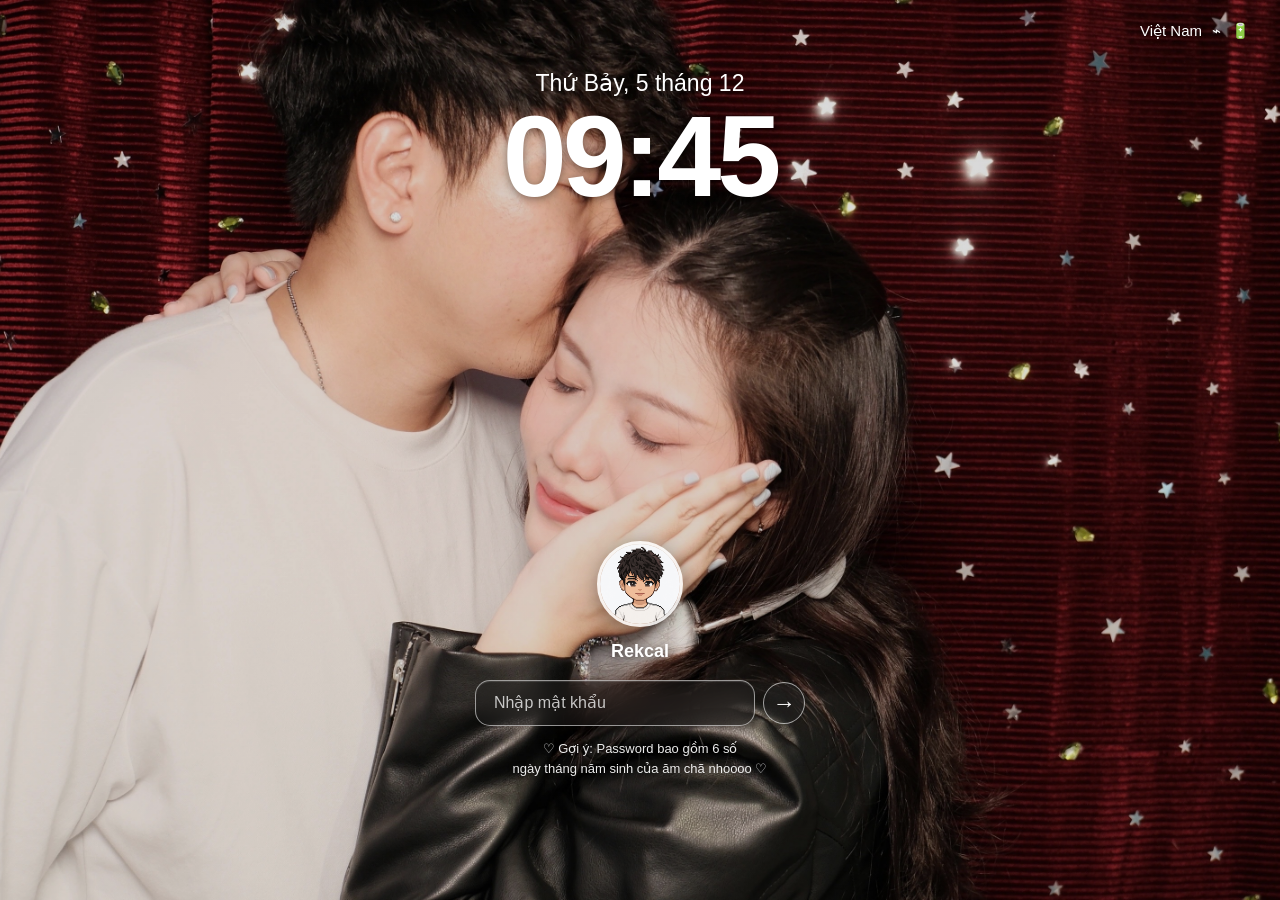
<file: index.html>
<!DOCTYPE html>
<html lang="vi">
<head>
    <meta charset="UTF-8">
    <meta name="viewport" content="width=device-width, initial-scale=1.0">
    <title>HPBD My Love ♡</title>

    <link rel="stylesheet" href="style.css">
</head>

<body>

    <main class="lock-screen">

        <!-- Góc phải trên -->
        <div class="status-bar">
            <span>Việt Nam</span>
            <span>⌁</span>
            <span>🔋</span>
        </div>

        <!-- Ngày và giờ -->
        <section class="datetime">
            <div id="date"></div>
            <div id="time"></div>
        </section>


        <!-- Khu vực đăng nhập -->
        <section class="login-box">

            <!-- Ảnh avatar của anh ấy -->
            <img
                src="avatar.png"
                alt="Avatar"
                class="avatar"
            >

            <!-- Tên -->
            <div class="name">
                Rekcal
            </div>

            <!-- Password -->
            <div class="password-wrapper">

                <input
                    type="password"
                    id="password"
                    placeholder="Nhập mật khẩu"
                    maxlength="6"
                    inputmode="numeric"
                >

                <button id="login-button">
                    →
                </button>

            </div>

            <!-- Gợi ý -->
            <div class="hint">
                ♡ Gợi ý: Password bao gồm 6 số<br>
                ngày tháng năm sinh của ăm chã nhoooo ♡
            </div>

            <!-- Thông báo -->
            <div id="message"></div>

        </section>

    </main>

    <script src="script.js"></script>

</body>
</html>
</file>
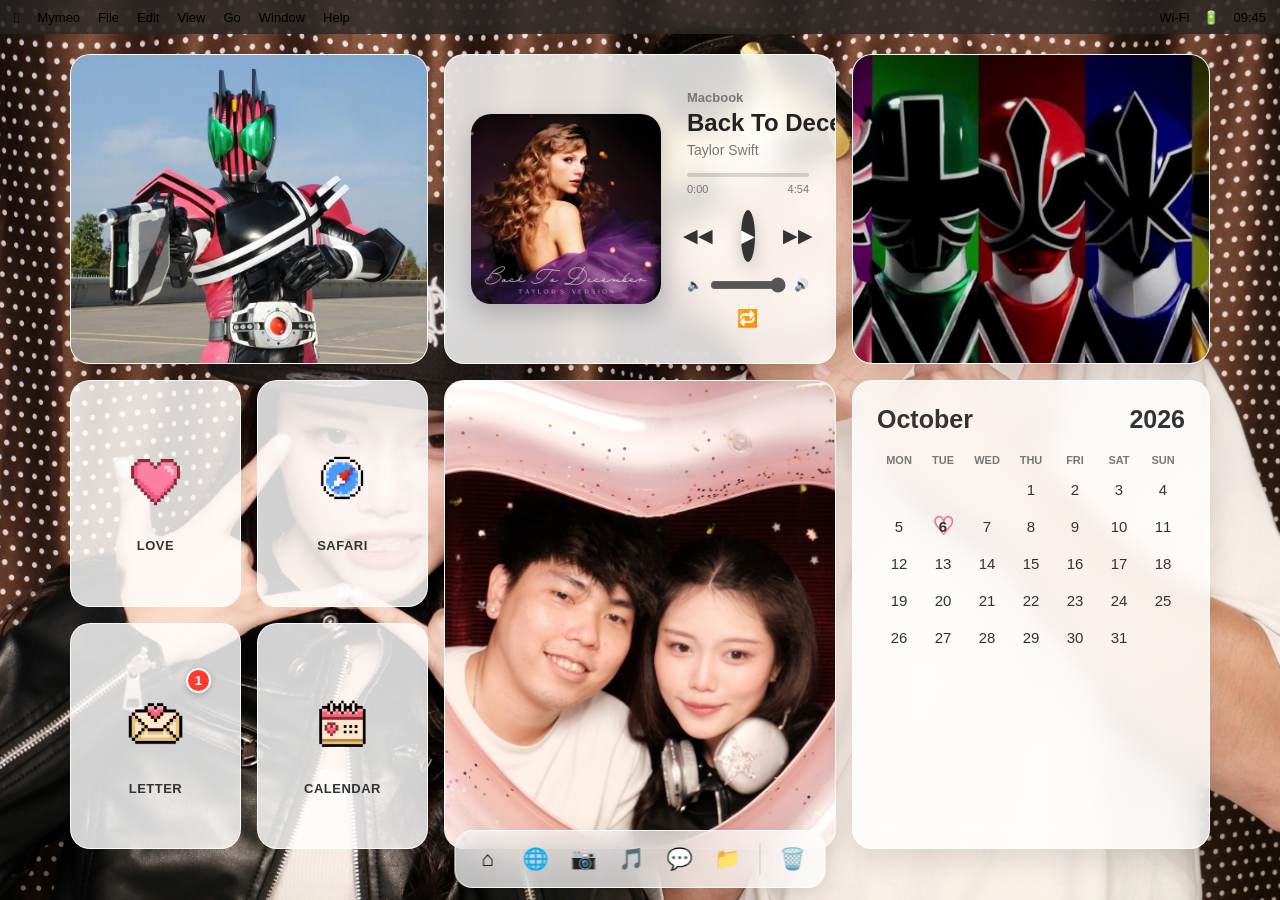
<file: page2.html>
<!DOCTYPE html>
<html lang="vi">

<head>
    <meta charset="UTF-8">
    <meta name="viewport" content="width=device-width, initial-scale=1.0">

    <title>For Rekcal ♡</title>

    <link rel="stylesheet" href="page2.css">
</head>


<body>

    <main class="desktop">


        <!-- =========================
             MAC MENU BAR
        ========================== -->

        <div class="menu-bar">

            <div class="menu-left">

                <span class="apple"></span>

                <span>Mymeo</span>

                <span>File</span>

                <span>Edit</span>

                <span>View</span>

                <span>Go</span>

                <span>Window</span>

                <span>Help</span>

            </div>


            <div class="menu-right">

                <span>Wi-Fi</span>

                <span>🔋</span>

                <span id="menu-time">00:00</span>

            </div>

        </div>



        <!-- =========================
             DESKTOP CONTENT
        ========================== -->

        <section class="desktop-grid">


            <!-- =========================
                 HÌNH 1
            ========================== -->

            <div class="card photo-card photo-1">

                <img
                    src="photo1.jpg"
                    alt="Ảnh của hai đứa"
                >

            </div>



            <!-- =========================
                 MUSIC PLAYER
            ========================== -->

            <div class="card music-player">

                <div class="album-area">

                    <img
                        src="album.jpg"
                        alt="Album"
                        class="album-cover"
                    >

                </div>


                <div class="music-info">

                    <div class="music-top">

                        <div>

                            <div class="music-device">
                                Macbook
                            </div>

                            <div class="song-name">
                                Back To December
                            </div>

                            <div class="artist-name">
                                Taylor Swift
                            </div>

                        </div>


                        <button
                            class="favorite-button"
                            id="favorite-button"
                            type="button"
                        >
                            ♡
                        </button>

                    </div>



                    <!-- PROGRESS -->

                    <div class="music-progress">

                        <div class="progress-bar">

                            <div
                                class="progress"
                                id="music-progress"
                            ></div>

                        </div>


                        <div class="time-row">

                            <span id="current-time">
                                0:00
                            </span>

                            <span id="duration">
                                0:00
                            </span>

                        </div>

                    </div>



                    <!-- CONTROLS -->

                    <div class="music-controls">

                        <button
                            id="backward"
                            type="button"
                        >
                            ◀◀
                        </button>


                        <button
                            class="play-button"
                            id="play-button"
                            type="button"
                        >
                            ▶
                        </button>


                        <button
                            id="forward"
                            type="button"
                        >
                            ▶▶
                        </button>

                    </div>



                    <!-- VOLUME -->

                    <div class="volume-area">

                        <span class="volume-icon">
                            🔈
                        </span>


                        <input
                            type="range"
                            id="volume"
                            min="0"
                            max="1"
                            step="0.01"
                            value="1"
                        >


                        <span class="volume-icon">
                            🔊
                        </span>

                    </div>



                    <!-- REPEAT -->

                    <div class="repeat-area">

                        <button
                            id="repeat-button"
                            class="repeat-button active"
                            type="button"
                        >
                            🔁
                        </button>

                    </div>

                </div>



                <!-- AUDIO -->

                <audio id="audio">

                    <source
                        src="song.mp3"
                        type="audio/mpeg"
                    >

                </audio>

            </div>



            <!-- =========================
                 HÌNH 2
            ========================== -->

            <div class="card photo-card photo-2">

                <img
                    src="photo2.jpg"
                    alt="Ảnh của hai đứa"
                >

            </div>



            <!-- =========================
                 4 APPS
            ========================== -->

            <div class="apps-area">


                <!-- APP 1 — LOVE -->

                <div class="app-item">

                    <div class="app-icon-wrapper">

                        <img
                            src="heart.jpg"
                            class="app-icon"
                            alt="Love"
                        >

                    </div>


                    <div class="app-name">
                        LOVE
                    </div>

                </div>



                <!-- APP 2 — SAFARI -->

                <div class="app-item">

                    <div class="app-icon-wrapper">

                        <img
                            src="safari.jpg"
                            class="app-icon"
                            alt="Safari"
                        >

                    </div>


                    <div class="app-name">
                        SAFARI
                    </div>

                </div>



                <!-- APP 3 — LETTER -->

                <div class="app-item letter-app">

                    <div class="app-icon-wrapper">

                        <img
                            src="letter.jpg"
                            class="app-icon"
                            alt="Letter"
                        >

                        <span class="notification-badge">
                            1
                        </span>

                    </div>


                    <div class="app-name">
                        LETTER
                    </div>

                </div>



                <!-- APP 4 — CALENDAR -->

                <div class="app-item">

                    <div class="app-icon-wrapper">

                        <img
                            src="calendar.jpg"
                            class="app-icon"
                            alt="Calendar"
                        >

                    </div>


                    <div class="app-name">
                        CALENDAR
                    </div>

                </div>


            </div>



            <!-- =========================
                 HÌNH 3
            ========================== -->

            <div class="card photo-card photo-3">

                <img
                    src="photo3.jpg"
                    alt="Ảnh của hai đứa"
                >

            </div>



            <!-- =========================
                 CALENDAR
            ========================== -->

            <div class="card calendar">

                <div class="calendar-header">

                    <span>
                        October
                    </span>

                    <span>
                        2026
                    </span>

                </div>


                <div class="calendar-weekdays">

                    <span>MON</span>
                    <span>TUE</span>
                    <span>WED</span>
                    <span>THU</span>
                    <span>FRI</span>
                    <span>SAT</span>
                    <span>SUN</span>

                </div>


                <div class="calendar-days">

                    <span></span>
                    <span></span>
                    <span></span>

                    <span>1</span>
                    <span>2</span>
                    <span>3</span>
                    <span>4</span>

                    <span>5</span>
                    <span class="heart-day">6</span>
                    <span>7</span>
                    <span>8</span>
                    <span>9</span>
                    <span>10</span>
                    <span>11</span>

                    <span>12</span>
                    <span>13</span>
                    <span>14</span>
                    <span>15</span>
                    <span>16</span>
                    <span>17</span>
                    <span>18</span>

                    <span>19</span>
                    <span>20</span>
                    <span>21</span>
                    <span>22</span>
                    <span>23</span>
                    <span>24</span>
                    <span>25</span>

                    <span>26</span>
                    <span>27</span>
                    <span>28</span>
                    <span>29</span>
                    <span>30</span>
                    <span>31</span>

                </div>

            </div>


        </section>



        <!-- =========================
             MAC DOCK
        ========================== -->

        <div class="dock">

            <div class="dock-item">
                ⌂
            </div>

            <div class="dock-item">
                🌐
            </div>

            <div class="dock-item">
                📷
            </div>

            <div class="dock-item">
                🎵
            </div>

            <div class="dock-item">
                💬
            </div>

            <div class="dock-item">
                📁
            </div>

            <div class="dock-line"></div>

            <div class="dock-item">
                🗑️
            </div>

        </div>


    </main>



    <!-- =====================================================
         APP BACKGROUND OVERLAY
    ====================================================== -->

    <div
        class="app-overlay"
        id="app-overlay"
    ></div>



    <!-- =====================================================
         APP WINDOWS
    ====================================================== -->


    <!-- =========================
         MEMORIES WINDOW
    ========================== -->

    <div
        class="app-window"
        id="memories-window"
    >

        <div class="window-header">

            <div class="window-buttons">

                <span
                    class="window-close"
                    data-window="memories-window"
                ></span>

                <span class="window-minimize"></span>

                <span class="window-maximize"></span>

            </div>


            <div class="window-title">
                Memories
            </div>

        </div>


       <div class="window-content love-content">
  <div class="love-pages">

    <img src="love-01.png" alt="Our Love - Page 1">
    <img src="love-02.png" alt="Our Love - Page 2">
    <img src="love-03.png" alt="Our Love - Page 3">
    <img src="love-04.png" alt="Our Love - Page 4">
    <img src="love-05.png" alt="Our Love - Page 5">
    <img src="love-06.png" alt="Our Love - Page 6">
    <img src="love-07.png" alt="Our Love - Page 7">
    <img src="love-08.png" alt="Our Love - Page 8">
    <img src="love-09.png" alt="Our Love - Page 9">
    <img src="love-10.png" alt="Our Love - Page 10">
    <img src="love-11.png" alt="Our Love - Page 11">
    <img src="love-12.png" alt="Our Love - Page 12">

  </div>
</div>

    </div>



    <!-- =========================
         SAFARI WINDOW
    ========================== -->

    <!-- =====================================================
     SAFARI — LITTLE CAT HOUSE
===================================================== -->

<div class="app-window" id="safari-window">

    <!-- MAC WINDOW HEADER -->
    <div class="window-header">

        <div class="window-buttons">
            <span
                class="window-close"
                data-window="safari-window">
            </span>

            <span class="window-minimize"></span>
            <span class="window-maximize"></span>
        </div>

        <div class="window-title">
            Safari
        </div>

    </div>


    <!-- SAFARI CONTENT -->
    <div class="window-content safari-content">

        <div id="cat-game" class="cat-game">

            <!-- PLAYER STORAGE -->
<section id="player-screen" class="cat-screen">
  <div class="player-storage">
    <div class="cat-pixel-label">✦ LITTLE CAT HOUSE ✦</div>

    <h1>Who are you? ♡</h1>

    <p>Chọn người chơi để tiếp tục.</p>

    <div id="player-list" class="player-list"></div>

    <button id="new-player-button" class="pixel-btn">
      + NEW PLAYER
    </button>
  </div>
</section>

<!-- PLAYER NAME -->
<section id="player-name-screen" class="cat-screen hidden">
  <div class="name-layout">
    <div class="name-preview">
      🐾
    </div>

    <div class="name-card">
      <div class="cat-pixel-label">✦ LITTLE CAT HOUSE ✦</div>

      <h1>Đặt tên Player ♡</h1>

      <p>Tên này dùng để lưu riêng game của bạn.</p>

      <input
        id="player-name-input"
        type="text"
        maxlength="16"
        placeholder="Ví dụ: Rekcal..."
        autocomplete="off"
      >

      <button id="player-name-confirm" class="pixel-btn">
        NEXT → CHOOSE CAT
      </button>
    </div>
  </div>
</section>

            <!-- =================================================
                 1. ADOPT SCREEN
            ================================================== -->

            <section
                id="adopt-screen"
                class="cat-screen"
            >

                <div class="cat-game-top">

                    <div class="cat-pixel-label">
                        ✦ LITTLE CAT HOUSE ✦
                    </div>

                    <h1>
                        Adopt a little baby 🐾
                    </h1>

                    <p>
                        Chọn một bé mèo để bắt đầu cuộc sống cùng nhau.
                    </p>

                </div>


                <!-- DANH SÁCH MÈO -->
                <div class="cat-options">

    <div class="cat-option" data-cat="black" data-src="cat-black.png">
        <img src="cat-black.png" alt="Black cat">
    </div>

    <div class="cat-option" data-cat="calico" data-src="cat-calico.png">
        <img src="cat-calico.png" alt="Calico cat">
    </div>

    <div class="cat-option" data-cat="graywhite" data-src="cat-graywhite.png">
        <img src="cat-graywhite.png" alt="Gray white cat">
    </div>

    <div class="cat-option" data-cat="orange" data-src="cat-orange.png">
        <img src="cat-orange.png" alt="Orange cat">
    </div>

    <div class="cat-option" data-cat="siamese" data-src="cat-siamese.png">
        <img src="cat-siamese.png" alt="Siamese cat">
    </div>

    <div class="cat-option" data-cat="tri" data-src="cat-tri.png">
        <img src="cat-tri.png" alt="Tri color cat">
    </div>

    <div class="cat-option" data-cat="tuxedo" data-src="cat-tuxedo.png">
        <img src="cat-tuxedo.png" alt="Tuxedo cat">
    </div>

    <div class="cat-option" data-cat="white" data-src="cat-white.png">
        <img src="cat-white.png" alt="White cat">
    </div>

</div>


                <!-- NÚT ADOPT -->
<button
    id="adopt-button"
    class="pixel-btn"
>
    ADOPT ♡
</button>

            </section>



            <!-- =================================================
                 2. NAME SCREEN
            ================================================== -->

            <section
                id="naming-screen"
                class="cat-screen hidden"
            >

                <div class="name-layout">


                    <!-- PREVIEW BÉ MÈO -->
                    <div
                        id="name-preview"
                        class="name-preview"
                    ></div>


                    <!-- FORM ĐẶT TÊN -->
                    <div class="name-card">

                        <div class="cat-pixel-label">
                            ✦ ONE LITTLE FAMILY ✦
                        </div>

                        <h1>
                            Đặt tên cho bé ♡
                        </h1>

                        <p>
                            Tên này sẽ được lưu lại cho lần sau.
                        </p>

                        <input
                            id="cat-name-input"
                            type="text"
                            maxlength="16"
                            placeholder="Ví dụ: Mochi..."
                            autocomplete="off"
                        >

                        <button
                            id="name-confirm"
                            class="pixel-btn"
                        >
                            WELCOME HOME ♡
                        </button>

                    </div>

                </div>

            </section>



            <!-- =================================================
                 3. HOME / PET SCREEN
            ================================================== -->

            <section
                id="home-screen"
                class="cat-screen hidden"
            >


                <!-- HEADER -->
                <div class="pet-header">

                    <div>

                        <div class="cat-pixel-label">
                            ✦ LITTLE CAT HOUSE ✦
                        </div>

                        <h1 id="pet-title">
                            My little baby
                        </h1>

                        <p id="pet-message">
                            Hôm nay mình chơi gì với bé nhỉ?
                        </p>

                    </div>


                    <!-- HEART WALLET -->
                    <div class="heart-wallet">
                        ♡
                        <span id="heart-count">0</span>
                    </div>

                </div>



                <!-- =================================================
                     PET ROOM
                ================================================== -->

                <div class="pet-room">

                    <div class="room-decor decor-left">
                        🌿
                        <br>
                        🪴
                    </div>


                    <!-- BÉ MÈO -->
                    <div class="pet-stage">

                        <div
                            id="pet-sprite"
                            class="pet-sprite"
                        ></div>

                        <div
                            id="pet-status"
                            class="pet-status"
                        >
                            😺 HAPPY
                        </div>

                    </div>


                    <div class="room-decor decor-right">
                        🧸
                        <br>
                        🧺
                    </div>

                </div>



                <!-- =================================================
                     ACTIONS
                ================================================== -->

                <div class="action-grid">


                    <!-- CHO ĂN HẠT -->
                    <button
                        class="action-card"
                        data-action="kibble"
                    >

                        <span>🍚</span>

                        <b>
                            Cho ăn hạt
                        </b>

                        <small>
                            +2 ❤️
                        </small>

                    </button>


                    <!-- TẮM -->
                    <button
                        class="action-card"
                        data-action="bath"
                    >

                        <span>🛁</span>

                        <b>
                            Tắm cho mèo
                        </b>

                        <small>
                            +5 ❤️
                        </small>

                    </button>


                    <!-- SÚP THƯỞNG -->
                    <button
                        class="action-card"
                        data-action="soup"
                    >

                        <span>🥣</span>

                        <b>
                            Súp thưởng
                        </b>

                        <small>
                            +3 ❤️
                        </small>

                    </button>


                    <!-- CHƠI -->
                    <button
                        class="action-card"
                        data-action="play"
                    >

                        <span>🧶</span>

                        <b>
                            Chơi cùng bé
                        </b>

                        <small>
                            +4 ❤️
                        </small>

                    </button>


                    <!-- NỰNG -->
                    <button
                        class="action-card"
                        data-action="pet"
                    >

                        <span>🥰</span>

                        <b>
                            Nựng mèo
                        </b>

                        <small>
                            +2 ❤️
                        </small>

                    </button>


                    <!-- NGỦ -->
                    <button
                        class="action-card"
                        data-action="sleep"
                    >

                        <span>💤</span>

                        <b>
                            Cho bé ngủ
                        </b>

                        <small>
                            +3 ❤️
                        </small>

                    </button>

                </div>



                <!-- BOTTOM BUTTONS -->
                <div class="game-bottom">

  <div class="player-tools">
    <button id="switch-player" class="text-btn">
      ♡ PLAYERS
    </button>

    <button id="rename-player" class="text-btn">
      ✏️ RENAME
    </button>
  </div>

  <button id="message-open" class="shop-btn">
    💌 TAROT
</button>

  <button id="reset-pet" class="text-btn">
    Reset current player
  </button>

</div>

            </section>



            <!-- =================================================
     4. MESSAGE CARD SCREEN
================================================== -->

<section
    id="message-screen"
    class="cat-screen hidden"
>

    <div class="pet-header">

        <div>

            <div class="cat-pixel-label">
                ✦ LITTLE MESSAGE ✦
            </div>

            <h1>
                Một thông điệp ngắn dành cho bạn ♡
            </h1>

            <p>
                Cần 100 ❤️ để nhận một thông điệp ngẫu nhiên.
            </p>

        </div>

        <div class="heart-wallet">
            ♡
            <span id="message-heart-count">
                0
            </span>
        </div>

    </div>


    <!-- 25 LÁ BÀI -->

    <div
        id="message-grid"
        class="message-grid"
    ></div>


    <button
        id="message-back"
        class="pixel-btn secondary"
    >
        ← VỀ NHÀ
    </button>

</section>


            
            <!-- =================================================
                 5. MINI GAME MODAL
            ================================================== -->

            <div
                id="mini-modal"
                class="mini-modal hidden"
            >

                <div class="mini-card">


                    <!-- CLOSE -->
                    <button
                        id="mini-close"
                        class="mini-close"
                    >
                        ×
                    </button>


                    <!-- ICON -->
                    <div
                        id="mini-icon"
                        class="mini-icon"
                    >
                        🐾
                    </div>


                    <!-- TITLE -->
                    <h2 id="mini-title">
                        Activity
                    </h2>


                    <!-- INSTRUCTION -->
                    <p id="mini-instruction"></p>


                    <!-- MINI GAME -->
                    <div
                        id="mini-game-area"
                    ></div>


                    <!-- REWARD -->
                    <div
                        id="mini-reward"
                        class="mini-reward hidden"
                    ></div>

                </div>

            </div>


        </div>

    </div>

</div>



    <!-- =========================
         MESSAGE / LETTER WINDOW
    ========================== -->

    <div
        class="app-window"
        id="message-window"
    >

        <div class="window-header">

            <div class="window-buttons">

                <span
                    class="window-close"
                    data-window="message-window"
                ></span>

                <span class="window-minimize"></span>

                <span class="window-maximize"></span>

            </div>


            <div class="window-title">
                Tin nhắn
            </div>

        </div>


    <div class="window-content letter-content">

    <button class="letter-prev" type="button">‹</button>
    <button class="letter-next" type="button">›</button>

    <div class="letter-book">

        <div class="letter-page letter-page-1">
            <img src="love-letter-01.png" alt="Love Letter - Page 1">
        </div>

        <div class="letter-page letter-page-2">
            <img src="love-letter-02.png" alt="Love Letter - Page 2">
        </div>

    </div>

</div>

</div>

    <!-- =========================
     CALENDAR WINDOW
========================= -->

<div
    class="app-window"
    id="calendar-window"
>

    <div class="window-header">

        <div class="window-buttons">

            <span
                class="window-close"
                data-window="calendar-window"
            ></span>

            <span class="window-minimize"></span>

            <span class="window-maximize"></span>

        </div>

        <div class="window-title">
            Calendar
        </div>

    </div>


    <div class="window-content calendar-content">

        <!-- BACKGROUND -->

        <img
            src="calendar-background.jpg"
            alt=""
            class="calendar-background"
        >


        <!-- LOVE COUNTER -->

        <div class="love-counter">

            <p class="counter-intro">
                Tụi mình đã ở bên nhau được
            </p>


            <div class="counter-time">

                <div class="time-box">
                    <span id="love-years">0</span>
                    <small>năm</small>
                </div>

                <div class="time-box">
                    <span id="love-months">0</span>
                    <small>tháng</small>
                </div>

                <div class="time-box">
                    <span id="love-days">0</span>
                    <small>ngày</small>
                </div>

                <div class="time-box">
                    <span id="love-hours">0</span>
                    <small>giờ</small>
                </div>

                <div class="time-box">
                    <span id="love-minutes">0</span>
                    <small>phút</small>
                </div>

                <div class="time-box">
                    <span id="love-seconds">0</span>
                    <small>giây</small>
                </div>

            </div>


            <p class="counter-ending">
                và sẽ còn ở bên nhau đến suốt đời ♡
            </p>

        </div>

    </div>

</div>

    <!-- =========================
         JAVASCRIPT
    ========================== -->

    <script src="page2.js"></script>


</body>

</html>
</file>
<file: style.css>
* {
    box-sizing: border-box;
    margin: 0;
    padding: 0;
}

html,
body {
    width: 100%;
    height: 100%;
}

body {
    overflow: hidden;
    font-family: -apple-system, BlinkMacSystemFont, "SF Pro Display",
        "Helvetica Neue", Arial, sans-serif;
}


/* =========================
   MÀN HÌNH KHÓA
========================= */

.lock-screen {
    position: relative;

    width: 100vw;
    height: 100vh;

    background-image:
        linear-gradient(
            rgba(0, 0, 0, 0.15),
            rgba(0, 0, 0, 0.15)
        ),
        url("couple.jpg.JPG");

    background-size: cover;
    background-position: center;

    color: white;
}


/* =========================
   THANH TRẠNG THÁI
========================= */

.status-bar {
    position: absolute;

    top: 22px;
    right: 30px;

    display: flex;
    align-items: center;
    gap: 10px;

    font-size: 15px;
    font-weight: 500;

    text-shadow: 0 1px 4px rgba(0, 0, 0, 0.5);
}


/* =========================
   NGÀY + GIỜ
========================= */

.datetime {
    position: absolute;

    top: 70px;
    left: 50%;

    transform: translateX(-50%);

    text-align: center;

    text-shadow: 0 2px 8px rgba(0, 0, 0, 0.4);
}

#date {
    font-size: 23px;
    font-weight: 500;

    margin-bottom: 5px;
}

#time {
    font-size: clamp(70px, 9vw, 125px);
    line-height: 0.95;

    font-weight: 600;
    letter-spacing: -4px;
}


/* =========================
   KHU VỰC ĐĂNG NHẬP
========================= */

.login-box {
    position: absolute;

    left: 50%;
    bottom: 10%;

    transform: translateX(-50%);

    width: min(430px, 90vw);

    text-align: center;
}


/* =========================
   AVATAR
========================= */

.avatar {
    width: 86px;
    height: 86px;

    object-fit: cover;

    border-radius: 50%;

    border: 3px solid rgba(255, 255, 255, 0.85);

    box-shadow:
        0 4px 20px rgba(0, 0, 0, 0.35);

    margin-bottom: 10px;
}


/* =========================
   TÊN "REKCAL"
========================= */

.name {
    font-size: 18px;
    font-weight: 600;

    margin-bottom: 18px;

    color: white;

    text-shadow:
        0 2px 7px rgba(0, 0, 0, 0.5);
}


/* =========================
   PASSWORD
========================= */

.password-wrapper {
    display: flex;

    align-items: center;
    justify-content: center;

    gap: 8px;
}

.password-wrapper input {
    width: 280px;

    padding: 13px 18px;

    border-radius: 15px;

    border: 1px solid rgba(255, 255, 255, 0.55);

    background: rgba(30, 30, 30, 0.35);

    backdrop-filter: blur(15px);

    -webkit-backdrop-filter: blur(15px);

    color: white;

    outline: none;

    font-size: 16px;

    box-shadow:
        inset 0 1px 1px rgba(255, 255, 255, 0.15),
        0 4px 15px rgba(0, 0, 0, 0.15);
}

.password-wrapper input::placeholder {
    color: rgba(255, 255, 255, 0.75);
}


/* Khi click vào ô password */

.password-wrapper input:focus {
    border-color: rgba(255, 255, 255, 0.9);

    background: rgba(30, 30, 30, 0.42);
}


/* =========================
   NÚT MŨI TÊN
========================= */

.password-wrapper button {
    width: 42px;
    height: 42px;

    border-radius: 50%;

    border: 1px solid rgba(255, 255, 255, 0.6);

    background: rgba(40, 40, 40, 0.35);

    color: white;

    font-size: 23px;

    cursor: pointer;

    transition:
        transform 0.2s ease,
        background 0.2s ease;
}

.password-wrapper button:hover {
    background: rgba(255, 255, 255, 0.2);

    transform: scale(1.08);
}

.password-wrapper button:active {
    transform: scale(0.95);
}


/* =========================
   GỢI Ý PASSWORD
========================= */

.hint {
    margin-top: 13px;

    font-size: 13px;

    line-height: 1.5;

    color: rgba(255, 255, 255, 0.92);

    text-shadow:
        0 1px 5px rgba(0, 0, 0, 0.7);
}


/* =========================
   THÔNG BÁO
========================= */

#message {
    margin-top: 12px;

    font-size: 14px;

    min-height: 20px;

    text-shadow:
        0 1px 5px rgba(0, 0, 0, 0.7);
}


/* =========================
   MOBILE
========================= */

@media (max-width: 600px) {

    .status-bar {
        top: 15px;
        right: 15px;

        font-size: 12px;
    }

    .datetime {
        top: 60px;
    }

    #date {
        font-size: 17px;
    }

    #time {
        font-size: 68px;
    }

    .login-box {
        bottom: 8%;
    }

    .avatar {
        width: 70px;
        height: 70px;
    }

    .name {
        font-size: 16px;
        margin-bottom: 15px;
    }

    .password-wrapper input {
        width: 230px;
    }

    .hint {
        font-size: 11px;
    }
}
</file>
<file: page2.css>
/* =====================================================
   PAGE 2 — DESKTOP MAC STYLE
   BACKGROUND: couple2.jpg
===================================================== */

* {
    margin: 0;
    padding: 0;
    box-sizing: border-box;
}

html,
body {
    width: 100%;
    height: 100%;
    margin: 0;
}

body {
    font-family: Arial, Helvetica, sans-serif;

    background-image: url("./couple2.jpg");
    background-size: cover;
    background-position: center center;
    background-repeat: no-repeat;
    background-attachment: fixed;

    min-height: 100vh;
}


/* =====================================================
   DESKTOP
===================================================== */

.desktop {
    width: 100vw;
    height: 100vh;

    position: relative;

    padding-top: 34px;
}


/* =====================================================
   MAC MENU BAR
===================================================== */

.menu-bar {
    position: fixed;

    top: 0;
    left: 0;

    width: 100%;
    height: 34px;

    background: rgba(35, 35, 35, 0.75);

    backdrop-filter: blur(15px);
    -webkit-backdrop-filter: blur(15px);

    display: flex;
    align-items: center;
    justify-content: space-between;

    padding: 0 14px;

    font-size: 13px;
    font-weight: 500;

    z-index: 1000;

    transition:
        filter 0.25s ease,
        opacity 0.25s ease;
}

.menu-left,
.menu-right {
    display: flex;
    align-items: center;
    gap: 18px;
}

.menu-right {
    gap: 14px;
}

.apple {
    font-size: 15px;
}


/* =====================================================
   GRID
===================================================== */

.desktop-grid {

    width: calc(100% - 140px);

    max-width: 1600px;

    height: calc(100vh - 105px);

    margin: 20px auto 0;

    display: grid;

    grid-template-columns:
        1.05fr
        1.15fr
        1.05fr;

    grid-template-rows:
        310px
        1fr;

    gap: 16px;

    position: relative;
}


/* =====================================================
   CARD
===================================================== */

.card {
    border-radius: 20px;

    overflow: hidden;

    background: rgba(255, 255, 255, 0.78);

    border: 1px solid rgba(255, 255, 255, 0.9);

    box-shadow:
        0 10px 30px rgba(0, 0, 0, 0.12);

    backdrop-filter: blur(12px);
    -webkit-backdrop-filter: blur(12px);
}


/* =====================================================
   3 ẢNH LỚN
===================================================== */

.photo-card {
    position: relative;

    overflow: hidden;

    padding: 0;
}

.photo-card img {

    width: 100%;
    height: 100%;

    display: block;

    object-fit: cover;

    object-position: center;
}


/* ẢNH 1 */

.photo-1 {
    grid-column: 1;
    grid-row: 1;
}


/* ẢNH 2 */

.photo-2 {
    grid-column: 3;
    grid-row: 1;
}


/* ẢNH 3 */

.photo-3 {
    grid-column: 2;
    grid-row: 2;
}


/* =====================================================
   MUSIC PLAYER
===================================================== */

.music-player {

    grid-column: 2;
    grid-row: 1;

    display: flex;

    align-items: center;

    gap: 26px;

    padding: 26px;

    background: rgba(255, 255, 255, 0.82);

    color: #222;
}


/* =====================================================
   ALBUM
===================================================== */

.album-area {

    flex: 0 0 190px;

    display: flex;

    align-items: center;
    justify-content: center;
}

.album-cover {

    width: 190px;
    height: 190px;

    object-fit: cover;

    border-radius: 20px;

    box-shadow:
        0 10px 25px rgba(0, 0, 0, 0.2);
}


/* =====================================================
   MUSIC INFO
===================================================== */

.music-info {

    flex: 1;

    min-width: 0;

    display: flex;

    flex-direction: column;

    justify-content: center;

    gap: 15px;
}


.music-top {

    display: flex;

    justify-content: space-between;

    align-items: flex-start;
}

.music-device {

    font-size: 13px;

    font-weight: 600;

    color: #777;
}

.song-name {

    margin-top: 4px;

    font-size: 24px;

    font-weight: 700;

    white-space: nowrap;

    overflow: hidden;

    text-overflow: ellipsis;
}

.artist-name {

    margin-top: 5px;

    font-size: 14px;

    color: #777;
}


/* =====================================================
   FAVORITE
===================================================== */

.favorite-button {

    border: none;

    background: transparent;

    font-size: 27px;

    color: #555;

    cursor: pointer;

    transition: 0.2s;
}

.favorite-button:hover {

    transform: scale(1.15);

    color: #ff6f91;
}


/* =====================================================
   PROGRESS
===================================================== */

.music-progress {

    width: 100%;
}

.progress-bar {

    width: 100%;

    height: 4px;

    border-radius: 10px;

    background: rgba(0, 0, 0, 0.15);

    overflow: hidden;

    cursor: pointer;
}

.progress {

    width: 0%;

    height: 100%;

    background: #333;

    transition: width 0.1s linear;
}

.time-row {

    display: flex;

    justify-content: space-between;

    margin-top: 6px;

    font-size: 11px;

    color: #777;
}


/* =====================================================
   MUSIC BUTTONS
===================================================== */

.music-controls {

    display: flex;

    justify-content: center;

    align-items: center;

    gap: 28px;
}

.music-controls button {

    border: none;

    background: transparent;

    color: #333;

    cursor: pointer;

    font-size: 19px;
}

.play-button {

    width: 52px;
    height: 52px;

    border-radius: 50%;

    background: #333 !important;

    color: white !important;

    display: flex;

    align-items: center;
    justify-content: center;

    font-size: 18px !important;

    box-shadow:
        0 5px 15px rgba(0, 0, 0, 0.2);
}

.play-button:hover {

    transform: scale(1.05);
}


/* =====================================================
   VOLUME
===================================================== */

.volume-area {

    display: flex;

    align-items: center;

    gap: 8px;
}

.volume-icon {

    font-size: 12px;

    color: #777;
}

#volume {

    width: 100%;

    accent-color: #555;
}


/* =====================================================
   REPEAT
===================================================== */

.repeat-area {

    display: flex;

    justify-content: center;
}

.repeat-button {

    border: none;

    background: transparent;

    cursor: pointer;

    font-size: 17px;

    opacity: 0.35;

    transition: 0.2s;
}

.repeat-button.active {

    opacity: 1;
}


/* =====================================================
   4 APP
===================================================== */

.apps-area {

    grid-column: 1;
    grid-row: 2;

    display: grid;

    grid-template-columns: 1fr 1fr;

    grid-template-rows: 1fr 1fr;

    gap: 16px;
}


/* =====================================================
   APP ITEM
===================================================== */

.app-item {

    position: relative;

    background: rgba(255, 255, 255, 0.82);

    border-radius: 20px;

    border: 1px solid rgba(255, 255, 255, 0.9);

    display: flex;

    flex-direction: column;

    align-items: center;

    justify-content: center;

    cursor: pointer;

    transition:
        transform 0.2s,
        background 0.2s;

    overflow: visible;

    user-select: none;
}

.app-item:hover {

    transform: scale(1.03);

    background: rgba(255, 255, 255, 0.95);
}


/* =====================================================
   APP ICON
===================================================== */

.app-icon-wrapper {

    position: relative;

    width: 95px;
    height: 95px;

    display: flex;

    align-items: center;
    justify-content: center;

    margin-bottom: 10px;
}

.app-icon {

    width: 85px;
    height: 85px;

    object-fit: contain;

    display: block;
}


/* =====================================================
   APP NAME
===================================================== */

.app-name {

    font-size: 13px;

    font-weight: 600;

    color: #333;

    letter-spacing: 0.5px;
}


/* =====================================================
   LETTER — NOTIFICATION BADGE
===================================================== */

.letter-app {
    position: relative;
}

.letter-app .app-icon-wrapper {
    position: relative;
}

.letter-app .notification-badge {

    position: absolute;

    top: -8px;
    right: -8px;

    width: 25px;
    height: 25px;

    display: flex;

    align-items: center;
    justify-content: center;

    background: #ff3b30;

    color: white;

    border: 2px solid white;

    border-radius: 50%;

    font-family:
        Arial,
        Helvetica,
        sans-serif;

    font-size: 13px;

    font-weight: 700;

    line-height: 1;

    z-index: 100;

    box-shadow:
        0 2px 6px rgba(0, 0, 0, 0.2);
}


/* =====================================================
   CALENDAR
===================================================== */

.calendar {

    grid-column: 3;
    grid-row: 2;

    padding: 24px;

    color: #333;

    background: rgba(255, 255, 255, 0.82);
}

.calendar-header {

    display: flex;

    justify-content: space-between;

    align-items: center;

    font-size: 25px;

    font-weight: 700;

    margin-bottom: 20px;
}

.calendar-weekdays {

    display: grid;

    grid-template-columns: repeat(7, 1fr);

    text-align: center;

    font-size: 11px;

    font-weight: 700;

    color: #777;

    margin-bottom: 12px;
}

.calendar-days {

    display: grid;

    grid-template-columns: repeat(7, 1fr);

    row-gap: 15px;

    text-align: center;

    font-size: 15px;

    font-weight: 500;
}

.calendar-days span {

    display: flex;

    align-items: center;
    justify-content: center;

    min-height: 22px;
}

.heart-day {

    position: relative;

    font-weight: 700;

    z-index: 1;
}

.heart-day::after {

    content: "♡";

    position: absolute;

    font-size: 25px;

    color: #ff6f91;

    z-index: -1;
}


/* =====================================================
   DOCK
===================================================== */

.dock {

    position: fixed;

    bottom: 12px;

    left: 50%;

    transform: translateX(-50%);

    height: 58px;

    padding: 8px 16px;

    display: flex;

    align-items: center;

    gap: 16px;

    border-radius: 18px;

    background: rgba(255, 255, 255, 0.72);

    border: 1px solid rgba(255, 255, 255, 0.9);

    backdrop-filter: blur(18px);

    -webkit-backdrop-filter: blur(18px);

    box-shadow:
        0 8px 25px rgba(0, 0, 0, 0.12);

    z-index: 999;

    transition:
        filter 0.25s ease,
        opacity 0.25s ease;
}

.dock-item {

    width: 32px;
    height: 32px;

    display: flex;

    align-items: center;
    justify-content: center;

    font-size: 21px;

    cursor: pointer;

    transition: 0.2s;
}

.dock-item:hover {

    transform:
        translateY(-5px)
        scale(1.1);
}

.dock-line {

    width: 1px;

    height: 32px;

    background: rgba(0, 0, 0, 0.15);
}


/* =====================================================
   APP BACKGROUND OVERLAY
   BLUR TOÀN BỘ PAGE 2
===================================================== */

.app-overlay {

    position: fixed;

    inset: 0;

    width: 100vw;
    height: 100vh;

    /*
       Lớp màu rất nhẹ.
       Phần quan trọng là backdrop-filter.
    */

    background: rgba(255, 255, 255, 0.14);

    backdrop-filter: blur(14px);
    -webkit-backdrop-filter: blur(14px);

    opacity: 0;

    visibility: hidden;

    pointer-events: none;

    transition:
        opacity 0.25s ease,
        visibility 0.25s ease;

    /*
       Menu bar = 1000
       Dock       = 999
       Overlay    = 1500
       Window     = 1600
    */

    z-index: 1500;
}


/* =====================================================
   OVERLAY ACTIVE
===================================================== */

.app-overlay.active {

    opacity: 1;

    visibility: visible;

    pointer-events: auto;
}


/* =====================================================
   APP WINDOWS — MACBOOK STYLE
===================================================== */

.app-window {

    position: fixed;

    top: 50%;
    left: 50%;

    width: min(850px, 80vw);
    height: min(600px, 75vh);

    transform:
        translate(-50%, -50%)
        scale(0.94);

    background: rgba(255, 255, 255, 0.96);

    border-radius: 16px;

    border: 1px solid rgba(255, 255, 255, 0.95);

    box-shadow:
        0 25px 70px rgba(0, 0, 0, 0.30),
        0 5px 20px rgba(0, 0, 0, 0.12);

    overflow: hidden;

    opacity: 0;

    visibility: hidden;

    pointer-events: none;

    z-index: 1600;

    transition:
        opacity 0.25s ease,
        transform 0.25s ease,
        visibility 0.25s ease;
}


/* =====================================================
   WINDOW OPEN
===================================================== */

.app-window.open {

    opacity: 1;

    visibility: visible;

    pointer-events: auto;

    transform:
        translate(-50%, -50%)
        scale(1);
}


/* =====================================================
   WINDOW HEADER
===================================================== */

.window-header {

    width: 100%;

    height: 48px;

    display: flex;

    align-items: center;

    justify-content: center;

    position: relative;

    background:
        linear-gradient(
            to bottom,
            rgba(250, 250, 250, 0.98),
            rgba(235, 235, 235, 0.96)
        );

    border-bottom:
        1px solid rgba(0, 0, 0, 0.12);

    user-select: none;
}


/* =====================================================
   3 NÚT MAC
===================================================== */

.window-buttons {

    position: absolute;

    left: 16px;

    top: 50%;

    transform: translateY(-50%);

    display: flex;

    align-items: center;

    gap: 8px;
}

.window-buttons span {

    width: 13px;
    height: 13px;

    display: block;

    border-radius: 50%;

    border:
        1px solid rgba(0, 0, 0, 0.12);

    box-shadow:
        inset 0 1px 1px
        rgba(255, 255, 255, 0.6);
}


/* ĐỎ — CLOSE */

.window-close {

    background: #ff5f57;

    cursor: pointer;

    transition:
        transform 0.15s ease;
}

.window-close:hover {

    transform: scale(1.12);
}


/* VÀNG — MINIMIZE */

.window-minimize {

    background: #ffbd2e;
}


/* XANH — MAXIMIZE */

.window-maximize {

    background: #28c840;
}


/* =====================================================
   WINDOW TITLE
===================================================== */

.window-title {

    font-size: 13px;

    font-weight: 600;

    color: #333;

    letter-spacing: 0.1px;
}


/* =====================================================
   WINDOW CONTENT
===================================================== */

.window-content {

    width: 100%;

    height: calc(100% - 48px);

    padding: 35px;

    overflow: auto;

    background: #ffffff;

    color: #222;

    font-family:
        Arial,
        Helvetica,
        sans-serif;
}

.window-content h1 {

    margin: 0;

    font-size: 30px;

    font-weight: 700;
}

.window-content p {

    margin-top: 5px;

    font-size: 16px;

    line-height: 1.5;
}


/* =====================================================
   MAC WINDOW — SCROLLBAR
===================================================== */

.window-content::-webkit-scrollbar {

    width: 8px;
}

.window-content::-webkit-scrollbar-track {

    background: transparent;
}

.window-content::-webkit-scrollbar-thumb {

    background: rgba(0, 0, 0, 0.18);

    border-radius: 10px;
}

.window-content::-webkit-scrollbar-thumb:hover {

    background: rgba(0, 0, 0, 0.30);
}


/* =====================================================
   RESPONSIVE — DESKTOP
===================================================== */

@media (max-width: 1100px) {

    .desktop-grid {

        width: calc(100% - 40px);

        gap: 12px;

        grid-template-columns:
            1fr 1fr 1fr;

        grid-template-rows:
            250px 1fr;
    }

    .album-area {

        flex-basis: 130px;
    }

    .album-cover {

        width: 130px;
        height: 130px;
    }

    .song-name {

        font-size: 19px;
    }
}


/* =====================================================
   RESPONSIVE — APP WINDOWS
===================================================== */

@media (max-width: 800px) {

    .app-window {

        width: 92vw;

        height: 78vh;

        border-radius: 14px;
    }

    .window-content {

        padding: 25px;
    }

    .window-content h1 {

        font-size: 24px;
    }
}

/* =====================================================
   CALENDAR APP — LOVE COUNTER
   BACKGROUND: calendar-background.jpg
===================================================== */

.calendar-content {
    position: relative;

    width: 100%;
    height: calc(100% - 48px);

    padding: 0 !important;

    overflow: hidden !important;

    background: #fff8e8;
}


/* =====================================================
   CALENDAR BACKGROUND
===================================================== */

.calendar-background {
    position: absolute;

    inset: 0;

    width: 100%;
    height: 100%;

    display: block;

    /*
       QUAN TRỌNG:
       Không crop ảnh nữa.
       Ảnh background đã được thiết kế sẵn
       nên phải hiển thị toàn bộ.
    */

    object-fit: fill;

    object-position: center;

    z-index: 0;
}


/* =====================================================
   LOVE COUNTER
===================================================== */

.love-counter {
    position: absolute;

    /*
       Đặt chính xác vào vùng trung tâm
       của background.
    */

    top: 51%;
    left: 50%;

    transform: translate(-50%, -50%);

    width: 58%;

    text-align: center;

    z-index: 2;

    color: #5a2525;
}


/* =====================================================
   TIÊU ĐỀ
   "Tụi mình đã ở bên nhau được"
===================================================== */

.counter-intro {
    margin: 0 0 24px;

    /*
       Nhỏ hơn rất nhiều so với CSS cũ.
       Background đã có nhiều chi tiết nên
       chữ không cần chiếm quá nhiều diện tích.
    */

    font-size: clamp(20px, 2.15vw, 34px);

    font-weight: 700;

    line-height: 1.2;

    color: #632b27;

    letter-spacing: -0.4px;

    text-shadow:
        0 2px 5px rgba(255, 255, 255, 0.9);
}


/* =====================================================
   6 MỐC THỜI GIAN
===================================================== */

.counter-time {
    display: grid;

    /*
       3 cột × 2 hàng
       giống bố cục hình mẫu.
    */

    grid-template-columns: repeat(3, 1fr);

    grid-template-rows: repeat(2, auto);

    justify-items: center;
    align-items: center;

    column-gap: 18px;
    row-gap: 20px;

    width: 100%;
}


/* =====================================================
   TỪNG Ô THỜI GIAN
===================================================== */

.time-box {
    width: 100%;

    min-width: 0;

    display: flex;

    flex-direction: column;

    align-items: center;

    justify-content: center;

    /*
       Không dùng background ở đây.
       Phần nền trang trí đã nằm trong
       calendar-background.jpg.
    */
}


/* =====================================================
   CON SỐ
===================================================== */

.time-box span {
    display: block;

    /*
       SỐ NHỎ LẠI.
       Đây là phần trước đó bị "to quá".
    */

    font-size: clamp(30px, 3vw, 46px);

    font-weight: 700;

    line-height: 1;

    color: #6b2925;

    font-variant-numeric: tabular-nums;

    letter-spacing: -1px;

    text-shadow:
        0 2px 5px rgba(255, 255, 255, 0.9);
}


/* =====================================================
   ĐƠN VỊ
===================================================== */

.time-box small {
    display: block;

    margin-top: 7px;

    font-size: clamp(10px, 0.9vw, 13px);

    font-weight: 700;

    line-height: 1.1;

    color: #713c36;

    letter-spacing: 0.3px;

    text-shadow:
        0 1px 4px rgba(255, 255, 255, 0.9);
}


/* =====================================================
   CÂU CUỐI
   "và sẽ còn ở bên nhau đến suốt đời ♡"
===================================================== */

.counter-ending {
    margin: 24px 0 0;

    font-size: clamp(14px, 1.35vw, 21px);

    font-weight: 700;

    line-height: 1.35;

    color: #71332e;

    text-shadow:
        0 2px 6px rgba(255, 255, 255, 0.9);
}


/* =====================================================
   CALENDAR WINDOW RIÊNG
===================================================== */

/*
   Background của bạn có tỉ lệ khá ngang.
   Cho cửa sổ rộng hơn để hình không bị cảm giác
   chật và các chi tiết hai bên không bị mất.
*/

#calendar-window {
    width: min(1000px, 88vw);

    /*
       Giữ cửa sổ đủ cao cho background.
    */

    height: min(700px, 78vh);
}


/* =====================================================
   RESPONSIVE — MÀN HÌNH NHỎ
===================================================== */

@media (max-width: 900px) {

    #calendar-window {
        width: 94vw;
        height: 78vh;
    }

    .love-counter {
        width: 62%;
    }

    .counter-intro {
        font-size: clamp(18px, 3vw, 28px);
        margin-bottom: 18px;
    }

    .counter-time {
        column-gap: 10px;
        row-gap: 16px;
    }

    .time-box span {
        font-size: clamp(25px, 4vw, 38px);
    }

    .counter-ending {
        margin-top: 18px;
        font-size: clamp(12px, 2vw, 18px);
    }
}


/* =====================================================
   MOBILE
===================================================== */

@media (max-width: 560px) {

    #calendar-window {
        width: 96vw;
        height: 72vh;
    }

    .love-counter {
        width: 65%;
    }

    .counter-intro {
        font-size: 17px;

        margin-bottom: 14px;
    }

    .counter-time {
        column-gap: 5px;
        row-gap: 12px;
    }

    .time-box span {
        font-size: 25px;
    }

    .time-box small {
        font-size: 9px;
    }

    .counter-ending {
        margin-top: 15px;

        font-size: 12px;
    }
}

/* =====================================================
   SAFARI — PIXEL CAT HOUSE
   Paste after your existing Page 2 CSS
===================================================== */
.safari-content {
  padding: 0 !important;
  overflow: hidden !important;
  background: #dfe8c8;
  color: #3c3030;
}

.cat-game {
  width: 100%;
  height: 100%;
  overflow: auto;
  font-family: "Courier New", monospace;
  background:
    radial-gradient(circle at 20% 15%, rgba(255,255,255,.45) 0 2px, transparent 3px),
    linear-gradient(#edf3d9, #dce8c2);
  image-rendering: pixelated;
}

.cat-screen {
  min-height: 100%;
  padding: 28px 32px 34px;
}

.hidden { display: none !important; }

.cat-pixel-label {
  font-size: 11px;
  letter-spacing: 2px;
  color: #8b6870;
  font-weight: 700;
  margin-bottom: 7px;
}

.cat-screen h1 {
  margin: 0;
  font-size: 27px;
  line-height: 1.15;
  color: #51383c;
}

.cat-screen p {
  margin: 8px 0 0;
  color: #80666b;
  font-size: 13px;
  line-height: 1.5;
}

.cat-options {
    display: grid;
    grid-template-columns: repeat(4, 1fr);
    gap: 30px 45px;
    margin: 30px 0;
}

/* Ô chứa mèo — không có viền */
.cat-option {
    cursor: pointer;
    padding: 10px;
    border: none;
    outline: none;
    border-radius: 16px;
    background: transparent;
    text-align: center;
    transition: transform 0.2s ease;
}

/* Ảnh mèo */
.cat-option img {
    width: 120px;
    height: 120px;
    object-fit: contain;
    display: block;
    margin: auto;
    cursor: pointer;

    background: transparent;
    border: none;
    outline: none;

    image-rendering: pixelated;

    transition:
        transform 0.2s ease,
        filter 0.2s ease;
}

/* Hover — nhích lên nhẹ */
.cat-option:hover {
    transform: translateY(-5px);
}

.cat-option:hover img {
    transform: scale(1.05);
}

/* Mèo đang được chọn */
.cat-option.selected {
    border: none;
    outline: none;
    background: transparent;
}

/* Khi chọn: chỉ làm mèo nổi bật nhẹ */
.cat-option.selected img {
    transform: scale(1.08);
    filter: drop-shadow(0 4px 4px rgba(90, 65, 80, 0.18));
}

/* Không cho trình duyệt tạo viền focus mặc định */
.cat-option:focus,
.cat-option:focus-visible {
    outline: none;
    border: none;
}

.cat-sprite {
  width: 92px;
  height: 92px;
  object-fit: contain;
  image-rendering: pixelated;
  image-rendering: crisp-edges;
}

.pixel-btn, .shop-btn {
  border: 2px solid #62464a;
  background: #fff3e9;
  color: #5a3c40;
  padding: 11px 18px;
  border-radius: 9px;
  font-family: inherit;
  font-weight: 700;
  cursor: pointer;
  box-shadow: 3px 3px 0 #b9968f;
  transition: .15s;
}
.pixel-btn:hover, .shop-btn:hover { transform: translate(1px,1px); box-shadow: 2px 2px 0 #b9968f; }
.pixel-btn:disabled { opacity: .45; cursor: not-allowed; transform: none; }
.pixel-btn.secondary { margin-top: 18px; }

.name-layout {
  min-height: 100%;
  display: grid;
  grid-template-columns: 1fr 1.2fr;
  gap: 28px;
  align-items: center;
  max-width: 760px;
  margin: auto;
}
.name-preview, .name-card {
  background: rgba(255,250,235,.78);
  border: 2px solid rgba(94,76,72,.15);
  border-radius: 16px;
  padding: 24px;
  box-shadow: 4px 5px 0 rgba(83,65,63,.10);
}
.name-preview {
  min-height: 260px;
  display: flex;
  align-items: center;
  justify-content: center;
}
.name-preview .cat-sprite { width: 170px; height: 170px; }
#cat-name-input {
  width: 100%;
  margin: 18px 0 12px;
  padding: 12px;
  border: 2px solid #d8b8b0;
  border-radius: 9px;
  background: #fffdf7;
  font: 700 14px "Courier New", monospace;
  color: #503b3e;
  outline: none;
}
#cat-name-input:focus { border-color: #e88998; }

.pet-header {
  display: flex;
  align-items: flex-start;
  justify-content: space-between;
  gap: 15px;
}
.heart-wallet {
  flex: 0 0 auto;
  background: #fff4ee;
  border: 2px solid #ef9aaa;
  border-radius: 12px;
  padding: 10px 15px;
  font-size: 19px;
  font-weight: 800;
  color: #d96177;
  box-shadow: 3px 3px 0 rgba(216,130,145,.22);
}
.pet-room {
  margin: 18px 0;
  min-height: 225px;
  border: 2px solid rgba(94,76,72,.13);
  border-radius: 16px;
  background:
    linear-gradient(to bottom, #f7efd9 0 74%, #d5bd9f 74% 100%);
  display: grid;
  grid-template-columns: 80px 1fr 80px;
  align-items: center;
  overflow: hidden;
  position: relative;
}
.pet-stage {
  display: flex;
  flex-direction: column;
  align-items: center;
  justify-content: center;
}
.pet-sprite {
  width: 150px;
  height: 150px;
  background-repeat: no-repeat;
  background-position: center;
  background-size: contain;
  image-rendering: pixelated;
}
.pet-status {
  margin-top: -5px;
  background: #fff7e9;
  border: 2px solid #d9b7a9;
  padding: 5px 9px;
  border-radius: 8px;
  font-size: 10px;
  font-weight: 700;
}
.room-decor { text-align: center; font-size: 28px; line-height: 1.5; }

.action-grid {
  display: grid;
  grid-template-columns: repeat(3, 1fr);
  gap: 10px;
}
.action-card {
  border: 2px solid rgba(94,76,72,.15);
  background: rgba(255,250,235,.85);
  border-radius: 12px;
  padding: 11px 7px;
  cursor: pointer;
  font-family: inherit;
  color: #584045;
  display: flex;
  flex-direction: column;
  align-items: center;
  gap: 3px;
  transition: .15s;
}
.action-card:hover { transform: translateY(-2px); border-color: #ef9aaa; }
.action-card span { font-size: 24px; }
.action-card b { font-size: 11px; }
.action-card small { font-size: 9px; color: #d5687c; font-weight: 700; }

.game-bottom {
  display: flex;
  justify-content: space-between;
  align-items: center;
  margin-top: 15px;
}
.text-btn {
  border: 0; background: transparent; color: #9a777d; font: 10px inherit; cursor: pointer;
}

/* =========================
   LITTLE MESSAGE — 22 CARDS
========================= */

.message-grid {
  display: grid;
  grid-template-columns: repeat(6, 105px);
  grid-auto-rows: 140px;
  gap: 16px;
  width: 100%;
  max-width: 760px;
  margin: 24px auto 0;
  padding: 0;
  justify-content: center;
}

.message-card {
  position: relative;
  width: 105px;
  min-width: 105px;
  height: 140px;
  min-height: 140px;
  margin: 0;
  padding: 0;
  border: 0;
  background: transparent;
  cursor: pointer;
  perspective: 900px;
  font-family: inherit;
  display: block;
}

.message-card-inner {
  position: relative;
  display: block;
  width: 100%;
  height: 100%;
  transform-style: preserve-3d;
  transition: transform 0.65s cubic-bezier(.2,.75,.25,1);
}

.message-card.is-flipped .message-card-inner {
  transform: rotateY(180deg);
}

.message-card-front,
.message-card-back {
  position: absolute;
  inset: 0;
  width: 100%;
  height: 100%;
  box-sizing: border-box;
  border-radius: 8px;
  overflow: hidden;
  backface-visibility: hidden;
  -webkit-backface-visibility: hidden;
  border: 1.5px solid #765458;
  box-shadow: 2px 2px 0 rgba(83,65,63,.14);
  display: flex;
  align-items: center;
  justify-content: center;
}

.message-card-front {
  background: #e7cfd1;
  transform: rotateY(0deg);
}

.message-card-front::before {
  content: "";
}

.message-card-front img {
  display: block !important;
  width: 100%;
  height: 100%;
  object-fit: cover;
  image-rendering: pixelated;
  position: relative;
  z-index: 1;
}

.message-card-back {
  background: #fff8eb;
  transform: rotateY(180deg);
}

.message-card-back img {
  width: 100%;
  height: 100%;
  object-fit: contain;
  display: block;
  image-rendering: pixelated;
}

/* Hover nhẹ */
.message-card:hover:not(.is-flipped) {
  transform: translateY(-3px);
}

/* Không cho click lại khi đang lật */
.message-card.is-flipped {
  cursor: default;
}

.message-card:focus {
  outline: none;
}

.message-card:focus-visible {
  outline: 2px dashed #d96f83;
  outline-offset: 3px;
}

/* Không cho click lại sau khi đã lật */
.message-card.is-flipped {
  cursor: default;
}

/* =========================
   MESSAGE NOTE
========================= */

.message-note {
  position: fixed;
  left: 50%;
  top: 50%;
  transform: translate(-50%, -50%);
  z-index: 30;

  width: min(380px, calc(100% - 40px));
  padding: 22px 24px;

  background: #fff8eb;
  border: 3px solid #765458;
  border-radius: 15px;

  box-shadow: 7px 7px 0 rgba(68,48,50,.2);

  text-align: center;
  font-family: "Courier New", monospace;

  animation: notePop .25s ease;
}

.message-note::before {
  content: "♡ LITTLE NOTE ♡";
  display: block;
  margin-bottom: 10px;

  font-size: 10px;
  letter-spacing: 2px;
  font-weight: 700;
  color: #a06d77;
}

.message-note-text {
  margin: 0;
  color: #594246;
  font-size: 13px;
  line-height: 1.7;
}

@keyframes notePop {
  from {
    opacity: 0;
    transform: translate(-50%, -47%) scale(.94);
  }

  to {
    opacity: 1;
    transform: translate(-50%, -50%) scale(1);
  }
}

/* Lớp nền nhẹ phía sau note */
.message-note-overlay {
  position: fixed;
  inset: 0;
  z-index: 29;
  background: rgba(50,38,38,.18);
}

/* =========================
   MOBILE
========================= */

@media (max-width: 650px) {
  .message-grid {
    grid-template-columns: repeat(3, 1fr);
    gap: 10px;
  }

  .message-card-face {
    border-radius: 9px;
  }

  .message-card-back::before {
    font-size: 25px;
  }
}

@media (max-width: 420px) {
  .message-grid {
    grid-template-columns: repeat(3, 1fr);
    gap: 7px;
  }
}

.mini-modal {
  position: fixed;
  inset: 0;
  background: rgba(50,38,38,.28);
  display: flex;
  align-items: center;
  justify-content: center;
  z-index: 10;
  padding: 20px;
}
.mini-card {
  width: min(430px, 90%);
  background: #fff8e9;
  border: 3px solid #765458;
  border-radius: 16px;
  box-shadow: 8px 8px 0 rgba(68,48,50,.22);
  padding: 22px;
  text-align: center;
  position: relative;
}
.mini-close {
  position: absolute; right: 10px; top: 8px;
  border: 0; background: transparent; font-size: 24px; cursor: pointer; color: #8a656a;
}
.mini-icon { font-size: 38px; }
.mini-card h2 { margin: 5px 0; font-size: 20px; }
.mini-card p { font-size: 12px; }
.mini-reward {
  margin-top: 14px;
  color: #d45d74;
  font-weight: 800;
  font-size: 15px;
}
.tap-target {
  width: 110px; height: 110px; margin: 18px auto;
  border: 3px dashed #e58b9a; border-radius: 50%;
  background: #fff0e8; display:flex; align-items:center; justify-content:center;
  font-size: 45px; cursor:pointer; user-select:none;
}
.progress-dots { font-size: 18px; letter-spacing: 6px; color:#e48b99; }

@media (max-width: 650px) {
  .cat-options-grid { grid-template-columns: repeat(2, 1fr); }
  .action-grid { grid-template-columns: repeat(2, 1fr); }
  .closet-grid { grid-template-columns: repeat(2, 1fr); }
  .name-layout { grid-template-columns: 1fr; }
  .pet-room { grid-template-columns: 45px 1fr 45px; }
  .room-decor { font-size: 20px; }
}

/* =========================
   PLAYER STORAGE
========================= */

.player-storage {
  width: min(720px, 100%);
  margin: 0 auto;
  text-align: center;
}

.player-storage h1 {
  margin-bottom: 8px;
}

.player-list {
  display: grid;
  grid-template-columns: repeat(2, minmax(0, 1fr));
  gap: 16px;
  margin: 28px 0;
}

.player-card {
  position: relative;
  padding: 18px;
  border: 3px solid #3c3030;
  border-radius: 18px;
  background: rgba(255, 250, 235, 0.85);
  box-shadow: 4px 4px 0 rgba(60, 48, 48, 0.18);
  cursor: pointer;
  text-align: left;
  transition: transform 0.18s ease;
}

.player-card:hover {
  transform: translateY(-3px);
}

.player-card.active {
  box-shadow:
    0 0 0 3px #3c3030,
    6px 6px 0 rgba(60, 48, 48, 0.18);
}

.player-card-name {
  font-size: 18px;
  font-weight: bold;
  margin-bottom: 8px;
}

.player-card-info {
  font-size: 12px;
  line-height: 1.6;
  opacity: 0.75;
}

.player-card-cat {
  font-size: 32px;
  margin-bottom: 8px;
}

.player-empty {
  grid-column: 1 / -1;
  padding: 30px;
  opacity: 0.65;
}

.player-tools {
  display: flex;
  gap: 8px;
  align-items: center;
  justify-content: center;
  flex-wrap: wrap;
  margin-bottom: 10px;
}

#player-name-input {
  width: min(320px, 100%);
}

/* sửa lỗi màn hình hidden */
.cat-screen.hidden {
  display: none !important;
}

.cat-screen.active {
  display: block;
}

@media (max-width: 650px) {
  .player-list {
    grid-template-columns: 1fr;
  }
}

/* =========================
   LOVE APP — CANVA PAGES
========================= */

.love-content {
  padding: 0 !important;
  overflow-y: auto !important;
  overflow-x: hidden !important;
  background: #ffffff;
}

.love-pages {
  width: 100%;
  margin: 0;
  padding: 0;
}

.love-pages img {
  display: block;
  width: 100%;
  height: auto;
  margin: 0;
  padding: 0;
}

/* =====================================================
   TRÁI TIM TO SAU MỖI CON SỐ — CALENDAR
===================================================== */

.time-box {
    position: relative !important;
}


/* Trái tim nằm bên phải mỗi con số */

.time-box::after {
    content: "♥";

    position: absolute;

    top: 50%;
    left: 50%;

    transform: translate(30px, -58%);

    font-size: 55px;

    line-height: 1;

    color: rgba(255, 105, 120, 0.38);

    z-index: 1;

    pointer-events: none;
}


/* Số nằm trên trái tim */

.time-box span {
    position: relative !important;
    z-index: 2 !important;
}


/* Chữ đơn vị vẫn nằm trên */

.time-box small {
    position: relative !important;
    z-index: 2 !important;
}

/* =====================================================
   LETTER APP — CLEAN VERSION
===================================================== */

.letter-content {
    position: relative !important;
    width: 100% !important;
    height: calc(100% - 48px) !important;

    padding: 0 !important;

    overflow: hidden !important;

    background: #f7f2ee;
}


/* =========================
   BOOK
========================= */

.letter-book {
    position: relative !important;

    width: 100% !important;
    height: 100% !important;

    overflow: hidden !important;

    perspective: 1800px;
}


/* =========================
   PAGE
========================= */

.letter-page {
    position: absolute !important;

    top: 0 !important;
    left: 0 !important;

    width: 100% !important;
    height: 100% !important;

    overflow-y: auto !important;
    overflow-x: hidden !important;

    background: white;

    transform-origin: left center;

    transition: transform 0.8s ease;

    backface-visibility: hidden;
    -webkit-backface-visibility: hidden;
}


/* =========================
   IMAGE
========================= */

.letter-page img {
    display: block !important;

    width: 100% !important;
    height: auto !important;

    max-width: none !important;

    margin: 0 !important;
    padding: 0 !important;
}


/* =========================
   PAGE 1
========================= */

.letter-page-1 {
    z-index: 2;

    transform: rotateY(0deg);
}


/* =========================
   PAGE 2
========================= */

.letter-page-2 {
    z-index: 1;

    transform: rotateY(180deg);
}


/* =========================
   FLIP
========================= */

.letter-book.show-page-2 .letter-page-1 {
    transform: rotateY(-180deg);
}

.letter-book.show-page-2 .letter-page-2 {
    z-index: 3;

    transform: rotateY(0deg);
}


/* =========================
   ARROWS
========================= */

.letter-prev,
.letter-next {
    position: absolute !important;

    top: 50% !important;

    width: 44px !important;
    height: 44px !important;

    margin: 0 !important;
    padding: 0 !important;

    display: flex !important;

    align-items: center !important;
    justify-content: center !important;

    transform: translateY(-50%) !important;

    border: none !important;
    border-radius: 50% !important;

    background: rgba(255, 255, 255, 0.95) !important;

    color: #7b3b3b !important;

    font-size: 32px !important;
    line-height: 1 !important;

    cursor: pointer !important;

    z-index: 9999 !important;

    box-shadow: 0 4px 12px rgba(0, 0, 0, 0.18);
}


/* TRÁI */

.letter-prev {
    left: 15px !important;
}


/* PHẢI */

.letter-next {
    right: 15px !important;
}


/* =========================
   HIỂN THỊ NÚT
========================= */

.letter-prev {
    display: none !important;
}

.letter-next {
    display: flex !important;
}


/* =========================
   HOVER
========================= */

.letter-prev:hover,
.letter-next:hover {
    transform:
        translateY(-50%)
        scale(1.08) !important;
}


/* =========================
   SCROLLBAR
========================= */

.letter-page::-webkit-scrollbar {
    width: 8px;
}

.letter-page::-webkit-scrollbar-track {
    background: transparent;
}

.letter-page::-webkit-scrollbar-thumb {
    background: rgba(0, 0, 0, 0.18);

    border-radius: 10px;
}
</file>
